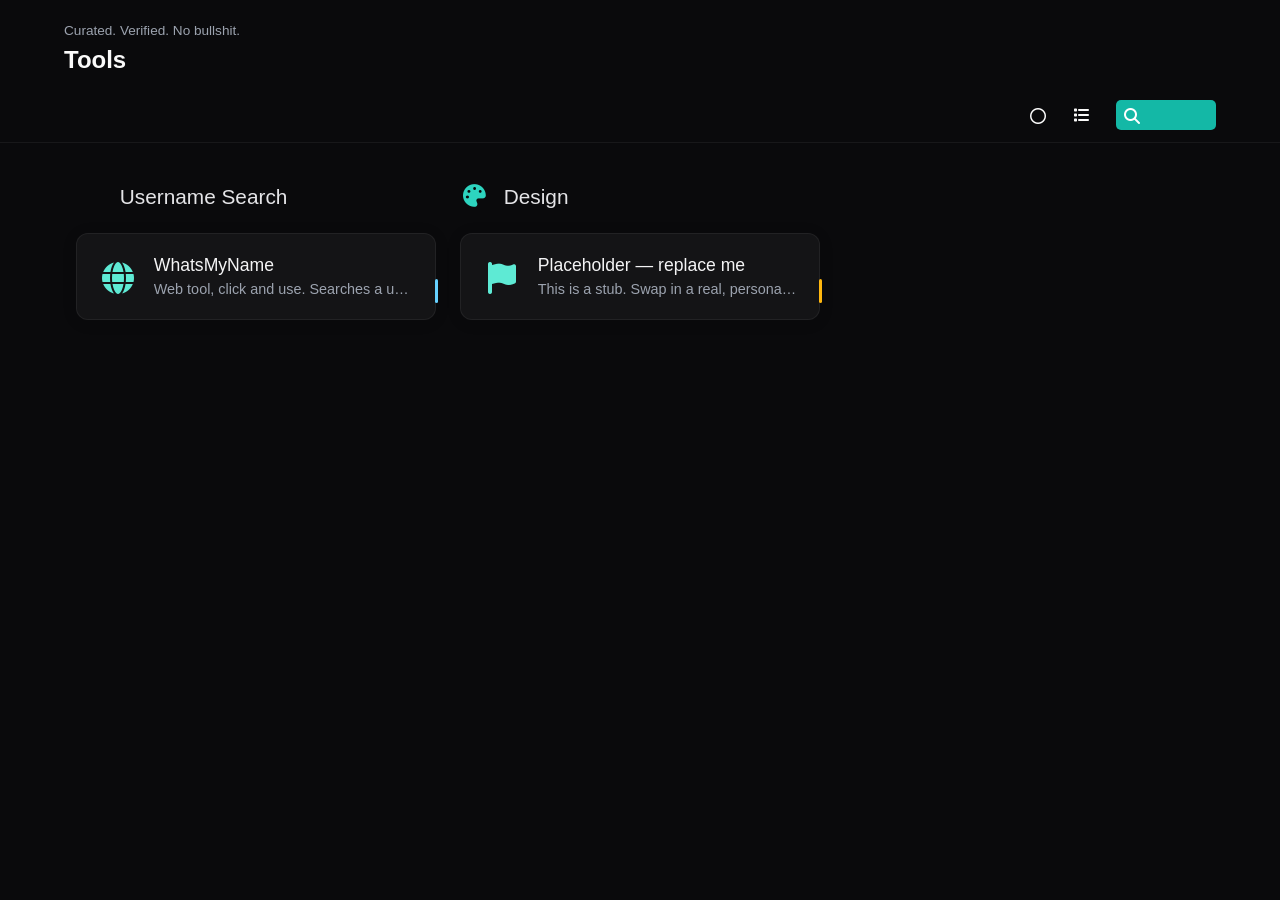
<file: index.html>
<!DOCTYPE html>
<html>
  <head>
    <meta charset="UTF-8" />
    <link rel="icon" href="assets/icons/favicon.ico" />
    <link rel="apple-touch-icon" href="assets/icons/apple-touch-icon.png" sizes="180x180">
    <link rel="mask-icon" href="assets/icons/logo.svg">
    <meta name="viewport" content="width=device-width,initial-scale=1.0,viewport-fit=cover">
    <title>Homer</title>
    <script type="module" crossorigin src="./resources/index-B7cw-cKB.js"></script>
    <link rel="modulepreload" crossorigin href="./resources/_plugin-vue_export-helper-LledoY8b.js">
    <link rel="modulepreload" crossorigin href="./resources/service-AWe6Zi3q.js">
    <link rel="stylesheet" crossorigin href="./resources/index-yln0bw4y.css">
  <link rel="manifest" href="./assets/manifest.json" crossorigin="use-credentials"></head>
  <body>
    <div id="app-mount"></div>
    <script>
      if ('serviceWorker' in navigator) {
        navigator.serviceWorker.getRegistrations().then(regs => {
          for (const reg of regs) reg.unregister();
        });
        if (window.caches) {
          caches.keys().then(keys => keys.forEach(key => caches.delete(key)));
        }
      }
    </script>
  </body>
</html>
</file>
